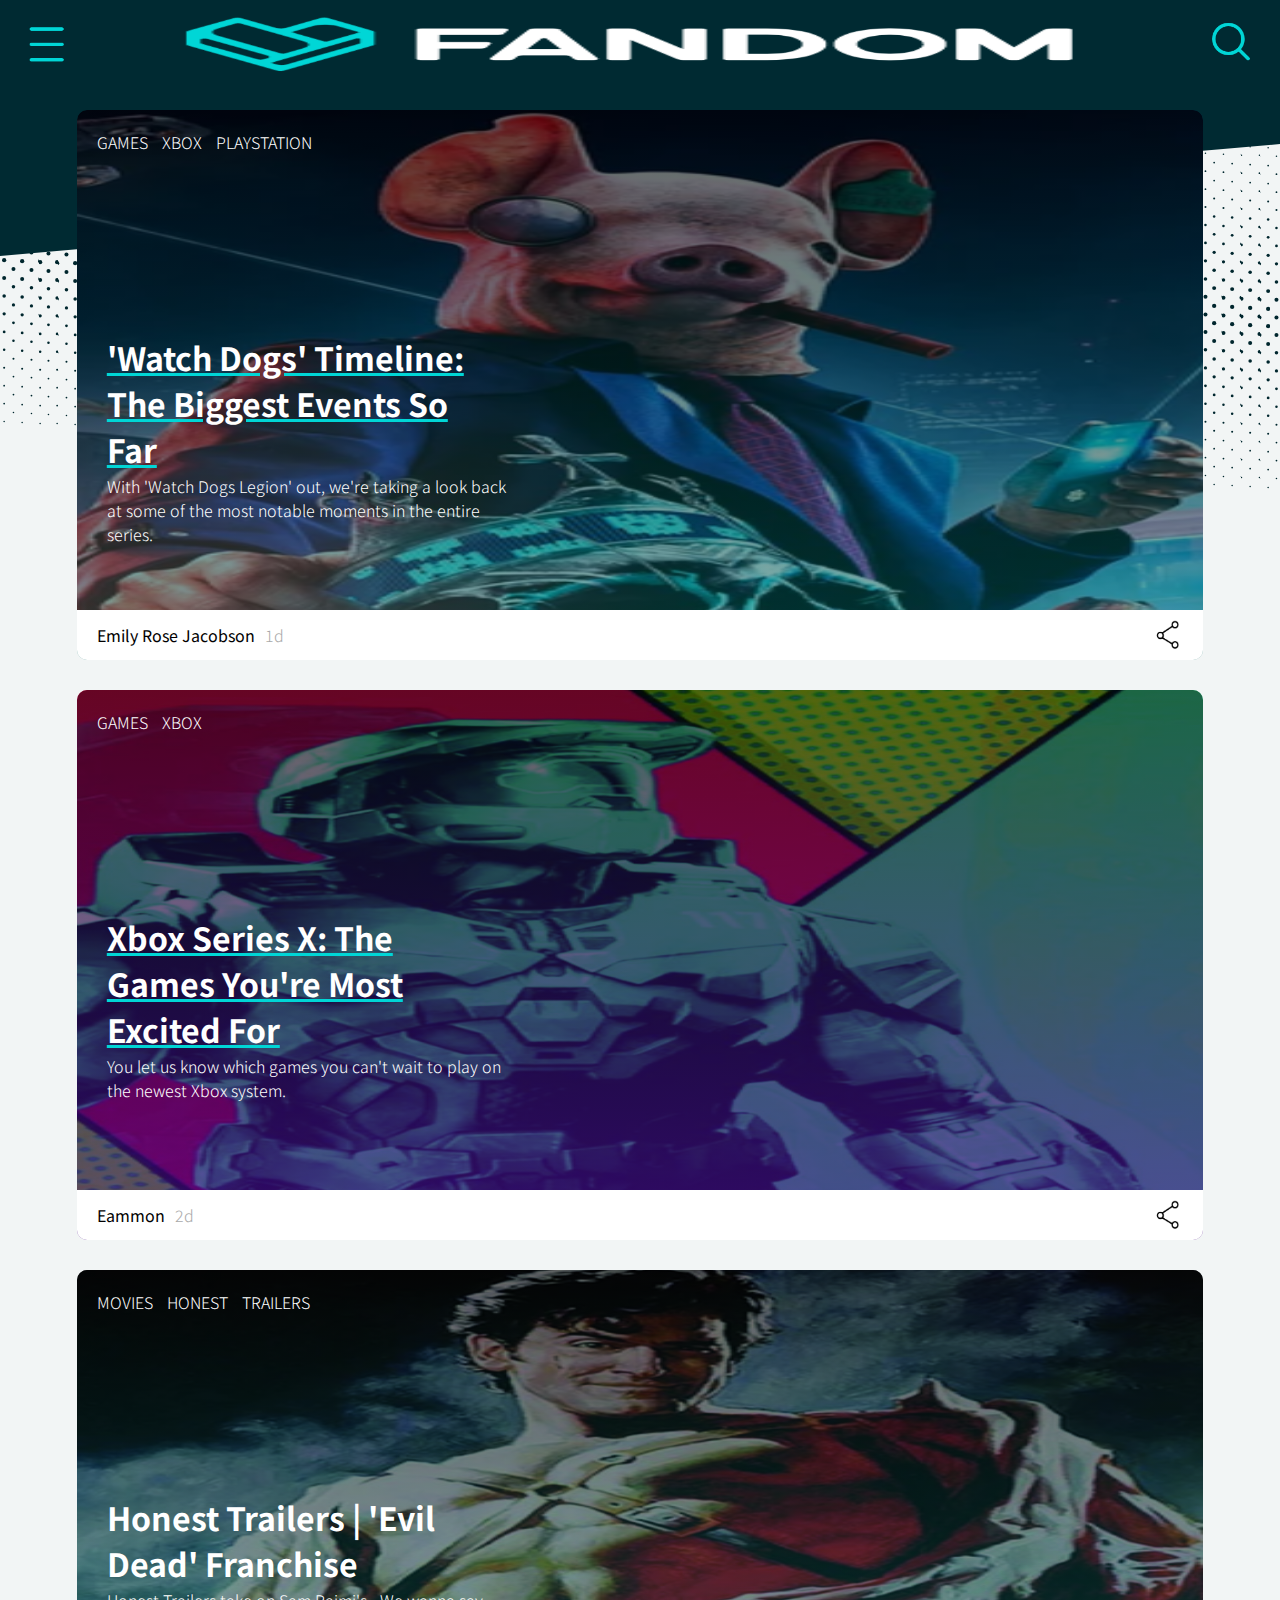
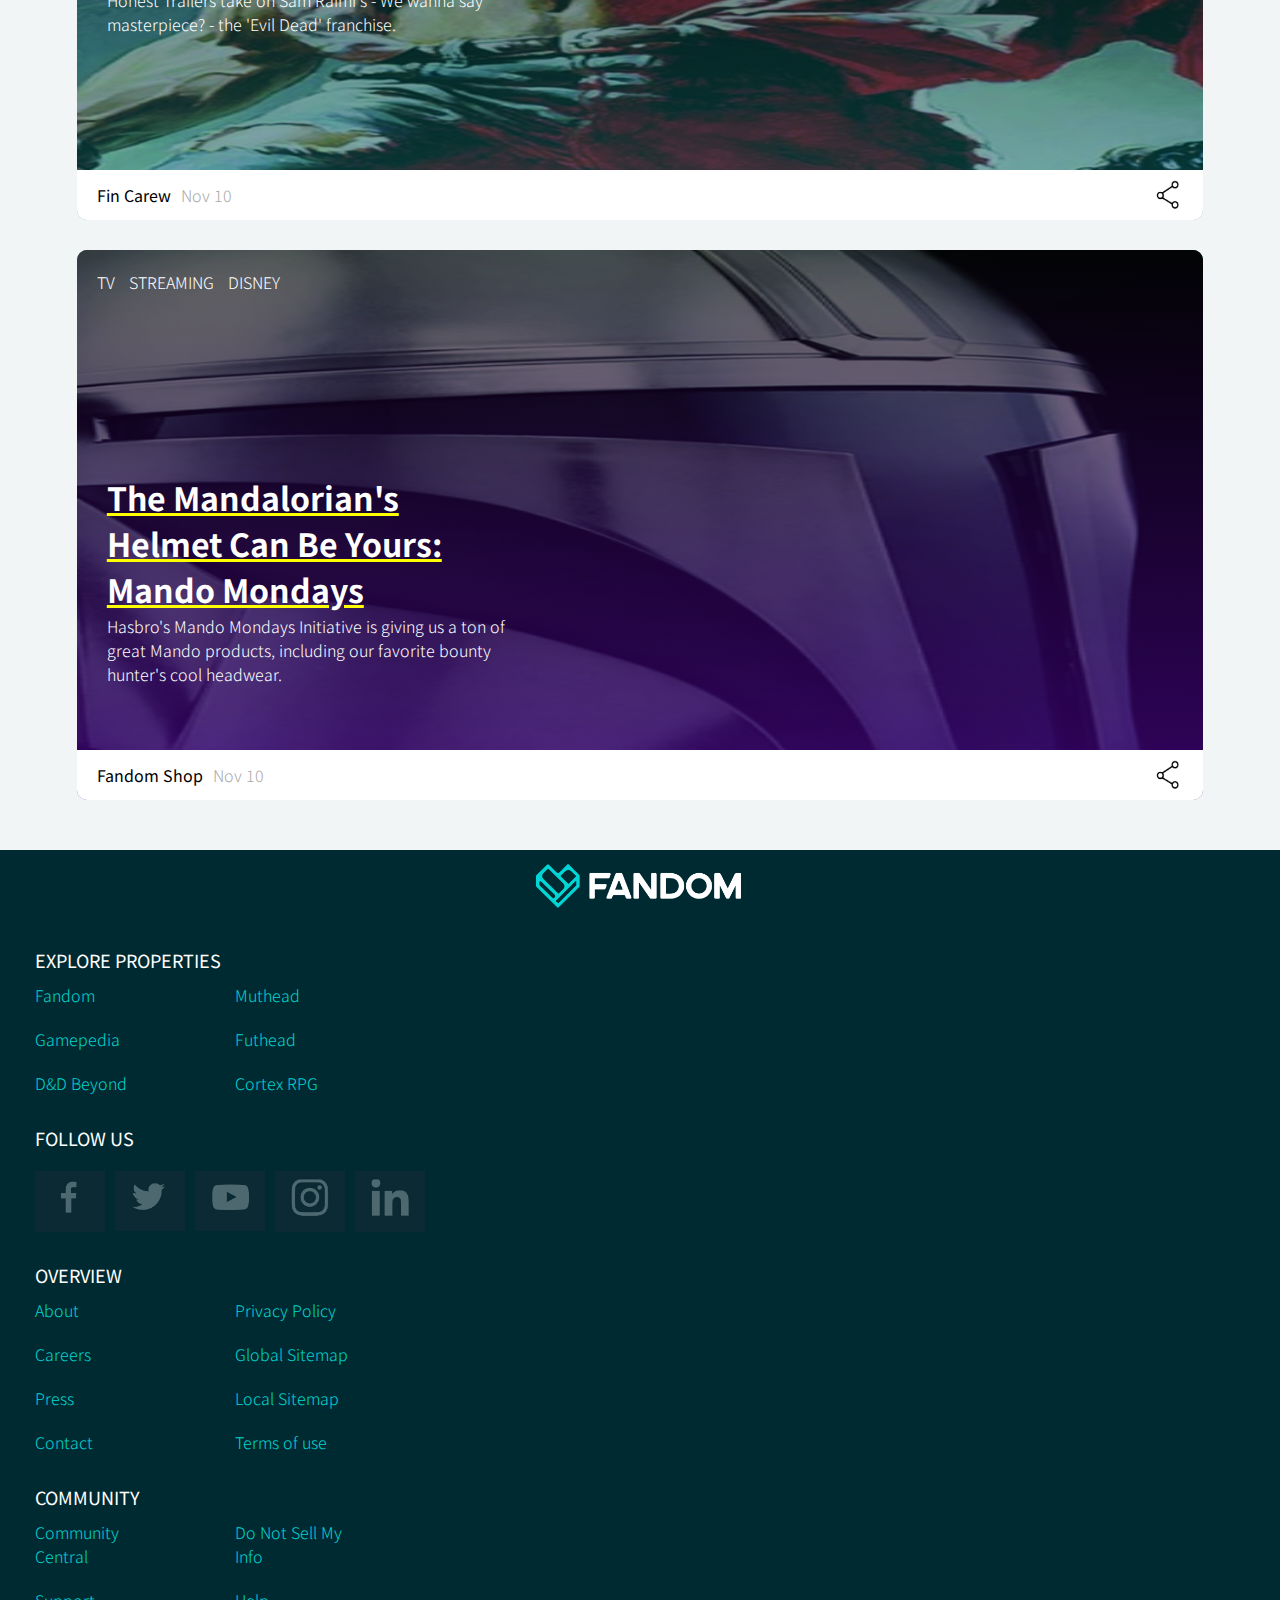
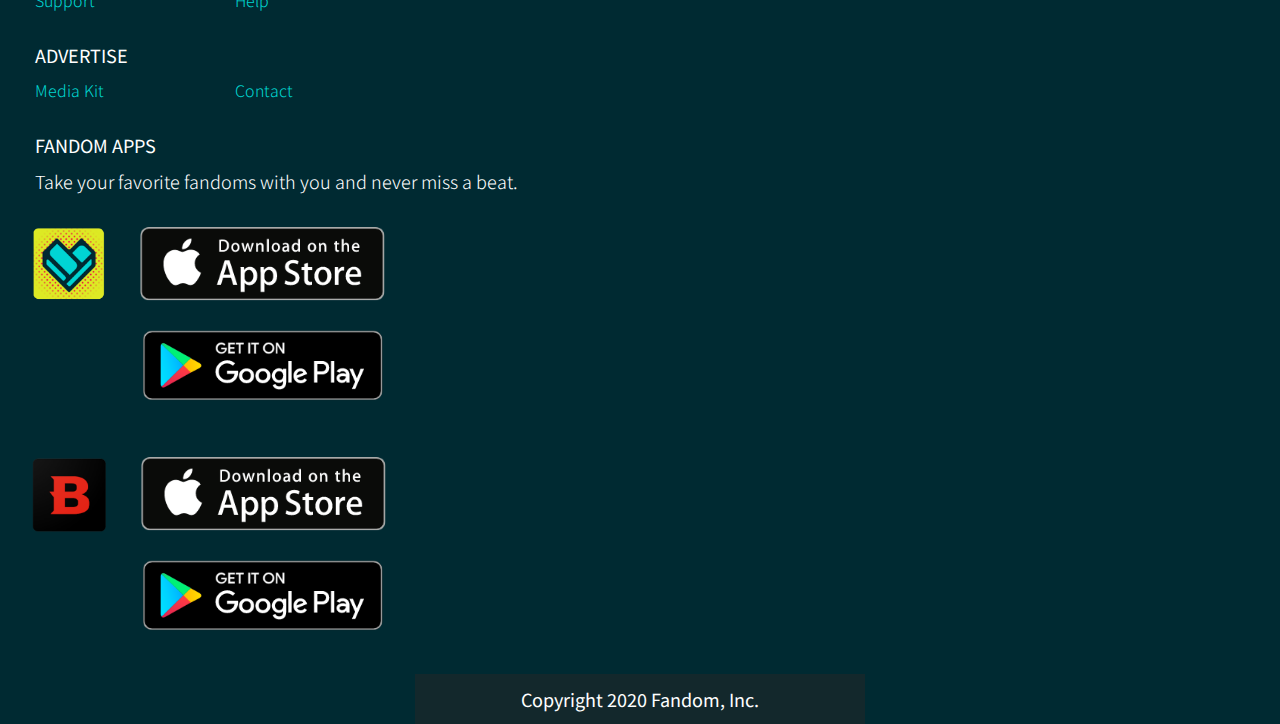
<file: index.html>
<!DOCTYPE html>
<html lang="nl">

<head>
    <meta charset="UTF-8">
    <meta name="author" content="Charlie Jansen">
    <meta name="viewport" content="width=device-width, initial-scale=0.63">
    <link rel="preconnect" href="https://fonts.gstatic.com">
    <link href="https://fonts.googleapis.com/css2?family=Noto+Sans+JP:wght@300;500&display=swap" rel="stylesheet">
    <title>Fandom</title>
    <link href="styles/style.css" rel="stylesheet">
</head>

<body>

<!--Begin van de header-->

<header>

<!--Het hamburgermenu-->

    <nav>
        <button>
            <img src="images/hamburgermenu.png"  alt="Een hamburgermenu om te navigeren">
        </button>
        <ul>
            <li><a href="articleinfo.html">GAMES</a></li>
            <li><a href="articleinfo.html">MOVIES</a></li>
            <li><a href="articleinfo.html">TV</a></li>
            <li><a href="articleinfo.html">VIDEO</a></li>
            <li><a href="articleinfo.html">WIKIS</a></li>
        </ul>
    </nav>

<!--Het logo van Fandom-->

    <a href="index.html">
        <img class="linktohome" src="images/fandomlogo.png"  alt="Het logo van Fandom dat tegelijkertijd ook functioneert als knop om naar het thuisscherm te gaan">
    </a>

<!--De knop met vergrootglas en de zoekbalk-->

    <button>
        <img class="search" src="images/zoekicoontje.png"  alt="Een vergrootglas voor de zoekfunctie">
    </button>
    <section class="inputfield"><input type="search" placeholder="Search Fandom" /></section>

</header>

<!--Einde van de header-->
<!--Begin van de main-->

<main>

<!--De achtergrondafbeelding-->

    <section class="backgroundimage"></section>
    <section class="backgroundblocks"></section>

<!--Het Social Media venster-->

<!--Het eerste artikel-->

    <article class="articlegreen">
        <section class="textinarticle">
            <p class="upperarticletext">GAMES XBOX PLAYSTATION</p>
            <img class="articleimage" src="images/defwatchdogsimage.png" alt="Een afbeelding van het onderwerp dat besproken wordt in dit artikel. In dit geval: Watch Dogs Legion" />
            <a href="articleinfo.html" class="articlelink">
                <h1 class="textinarticleblueunderline">'Watch Dogs' Timeline: The Biggest Events So Far</h1>
            </a>
            <p class="textinarticle">With 'Watch Dogs Legion' out, we're taking a look back at some of the most notable moments in the entire series.</p>
        </section>
        <section class="lowerarticletext">
            <a href="articleinfo.html">Emily Rose Jacobson</a>
            <p class="daypostedposition">1d</p>
            <button><img class="sharebutton" src="images/shareicoontje.png" alt="Een share icoontje zodat de gebruiker dit artikel met anderen kan delen" /></button>
        </section>
    </article>

<!--Het tweede artikel-->

    <article class="articlepurple">
        <section class="textinarticle">
            <p class="upperarticletext">GAMES XBOX</p>
            <img class="articleimage" src="images/tweedeartikel.jpg" alt="Een afbeelding van het onderwerp dat besproken wordt in dit artikel. In dit geval: Xbox exclusives" />
            <a href="articleinfo.html" class="articlelink">
                <h1 class="textinarticleblueunderline">Xbox Series X: The Games You're Most Excited For</h1>
            </a>
            <p class="textinarticle">You let us know which games you can't wait to play on the newest Xbox system.</p>
        </section>
        <section class="lowerarticletext">
            <a href="articleinfo.html">Eammon</a>
            <p class="daypostedposition">2d</p>
            <button><img class="sharebutton" src="images/shareicoontje.png" alt="Een share icoontje zodat de gebruiker dit artikel met anderen kan delen" /></button>
        </section>
    </article>

<!--Het derde artikel-->

    <article class="articlegreen">
        <section class="textinarticle">
            <p class="upperarticletext">MOVIES HONEST TRAILERS</p>
            <img class="articleimage" src="images/derdeartikel.jpg" alt="Een afbeelding van het onderwerp dat besproken wordt in dit artikel. In dit geval: The Evil Dead" />
            <a href="articleinfo.html" class="articlelink">
                <h1 class="textinarticlenounderline">Honest Trailers | 'Evil Dead' Franchise</h1>
            </a>
            <p class="textinarticle">Honest Trailers take on Sam Raimi's - We wanna say masterpiece? - the 'Evil Dead' franchise.</p>
        </section>
        <section class="lowerarticletext">
            <a href="articleinfo.html">Fin Carew</a>
            <p class="daypostedposition">Nov 10</p>
            <button><img class="sharebutton" src="images/shareicoontje.png" alt="Een share icoontje zodat de gebruiker dit artikel met anderen kan delen" /></button>
        </section>
    </article>

<!--Het vierde artikel-->

    <article class="articlepurple">
        <section class="textinarticle">
            <p class="upperarticletext">TV STREAMING DISNEY</p>
            <img class="articleimage" src="images/vierdeartikel.jpg" alt="Een afbeelding van het onderwerp dat besproken wordt in dit artikel. In dit geval: The Mandolorian" />
            <a href="articleinfo.html" class="articlelink">
                <h1 class="textinarticleyellowunderline">The Mandalorian's Helmet Can Be Yours: Mando Mondays</h1>
            </a>
            <p class="textinarticle">Hasbro's Mando Mondays Initiative is giving us a ton of great Mando products, including our favorite bounty hunter's cool headwear.</p>
        </section>
        <section class="lowerarticletext">
            <a href="articleinfo.html">Fandom Shop</a>
            <p class="daypostedposition">Nov 10</p>
            <button><img class="sharebutton" src="images/shareicoontje.png" alt="Een share icoontje zodat de gebruiker dit artikel met anderen kan delen" /></button>
        </section>
    </article>

</main>

<!--Einde van de main-->
<!--Begin van de footer-->

<footer>

<!--Het Fandom logo in de footer-->

    <a href="index.html">
    <img src="images/fandomlogo.png" alt="Een afbeelding die tegelijkertijd dient als knop om terug te gaan naar de thuispagina" />
    </a>

<!--Verschillende links in de footer-->

    <p>EXPLORE PROPERTIES</p>
    <ul>
        <li><a href="articleinfo.html">Fandom</a></li>
        <li><a href="articleinfo.html">Muthead</a></li>
        <li><a href="articleinfo.html">Gamepedia</a></li>
        <li><a href="articleinfo.html">Futhead</a></li>
        <li><a href="articleinfo.html">D&D Beyond</a></li>
        <li><a href="articleinfo.html">Cortex RPG</a></li>
    </ul>

    <p>FOLLOW US</p>
    <ul class="SocialMedia">
        <li><a href="articleinfo.html"><img src="images/FooterSocialMedia1.jpg" alt="Een icoontje van Facebook dat doorlinkt naar de social media van Fandom" /></a></li>
        <li><a href="articleinfo.html"><img src="images/FooterSocialMedia2.jpg" alt="Een icoontje van Twitter dat doorlinkt naar de social media van Fandom" /></a></li>
        <li><a href="articleinfo.html"><img src="images/FooterSocialMedia3.jpg" alt="Een icoontje van Youtube dat doorlinkt naar de social media van Fandom" /></a></li>
        <li><a href="articleinfo.html"><img src="images/FooterSocialMedia4.jpg" alt="Een icoontje van Instagram dat doorlinkt naar de social media van Fandom" /></a></li>
        <li><a href="articleinfo.html"><img src="images/FooterSocialMedia5.jpg" alt="Een icoontje van Linkedin dat doorlinkt naar de social media van Fandom" /></a></li>
    </ul>

    <p>OVERVIEW</p>
    <ul>
        <li><a href="articleinfo.html">About</a></li>
        <li><a href="articleinfo.html">Privacy Policy</a></li>
        <li><a href="articleinfo.html">Careers</a></li>
        <li><a href="articleinfo.html">Global Sitemap</a></li>
        <li><a href="articleinfo.html">Press</a></li>
        <li><a href="articleinfo.html">Local Sitemap</a></li>
        <li><a href="articleinfo.html">Contact</a></li>
        <li><a href="articleinfo.html">Terms of use</a></li>
    </ul>

    <p>COMMUNITY</p>
    <ul>
        <li><a href="articleinfo.html">Community Central</a></li>
        <li><a href="articleinfo.html">Do Not Sell My Info</a></li>
        <li><a href="articleinfo.html">Support</a></li>
        <li><a href="articleinfo.html">Help</a></li>
    </ul>

    <p>ADVERTISE</p>
    <ul>
        <li><a href="articleinfo.html">Media Kit</a></li>
        <li><a href="articleinfo.html">Contact</a></li>
    </ul>

<!--De icoontjes die doorlinken naar de app en play store-->

    <p>FANDOM APPS</p>
    <p>Take your favorite fandoms with you and never miss a beat.</p>

    <article class="appadvert">
        <img class="appadvert" src="images/AppLogo1.png" alt="Een logo van de app ter verduidelijking." />
        <a href="articleinfo.html"><img src="images/AppStore.png" alt="Een link om naar de Apple App store te gaan." /></a>
        <a href="articleinfo.html"><img src="images/PlayStore.png" alt="Een link om naar de Android Play store te gaan." /></a>
    </article>

    <article class="appadvert">
        <img class="appadvert" src="images/AppLogo2.png" alt="Een logo van de app ter verduidelijking" />
        <a href="articleinfo.html"><img src="images/AppStore.png" alt="Een link om naar de Apple App store te gaan." /></a>
        <a href="articleinfo.html"><img src="images/PlayStore.png" alt="Een link om naar de Android Play store te gaan." /></a>
    </article>

    <p>Copyright 2020 Fandom, Inc.</p>


</footer>

<!--Einde van de footer-->

<script src="scripts/script.js"></script>

</body>

</html>
</file>
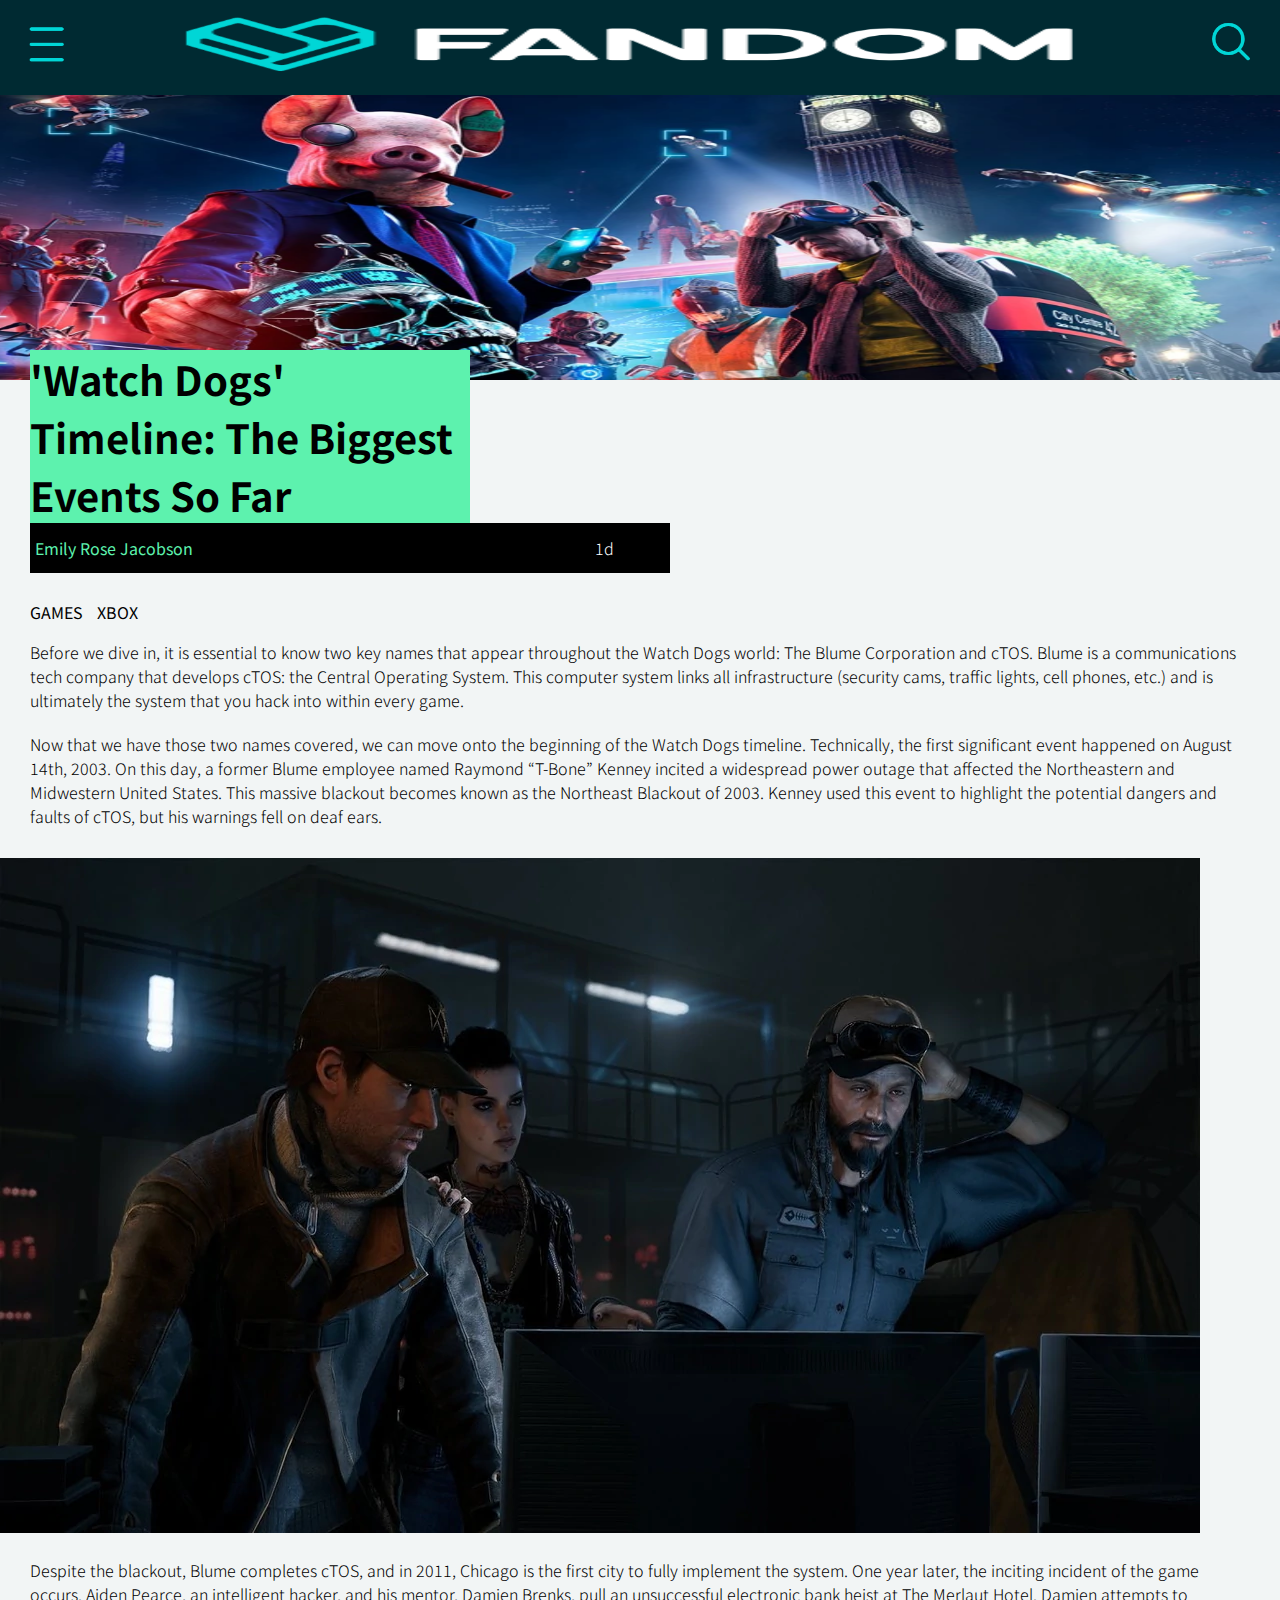
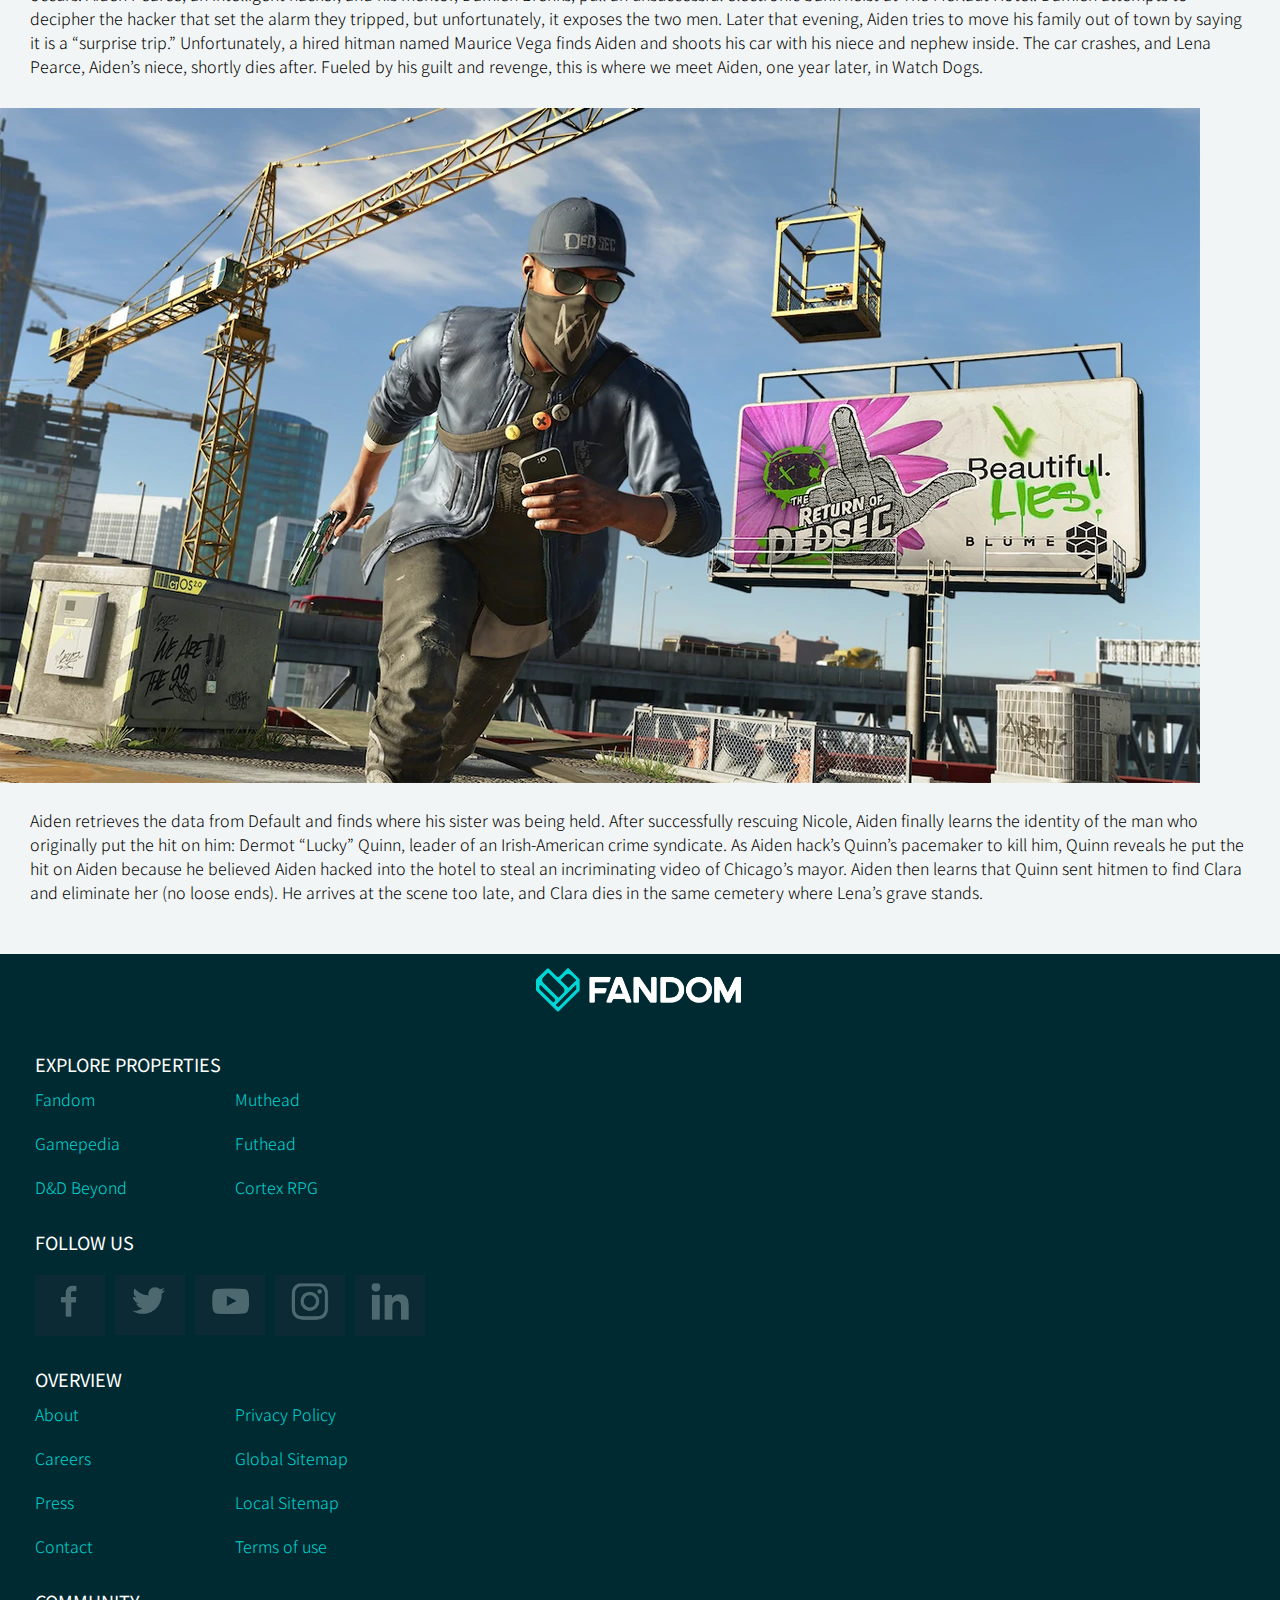
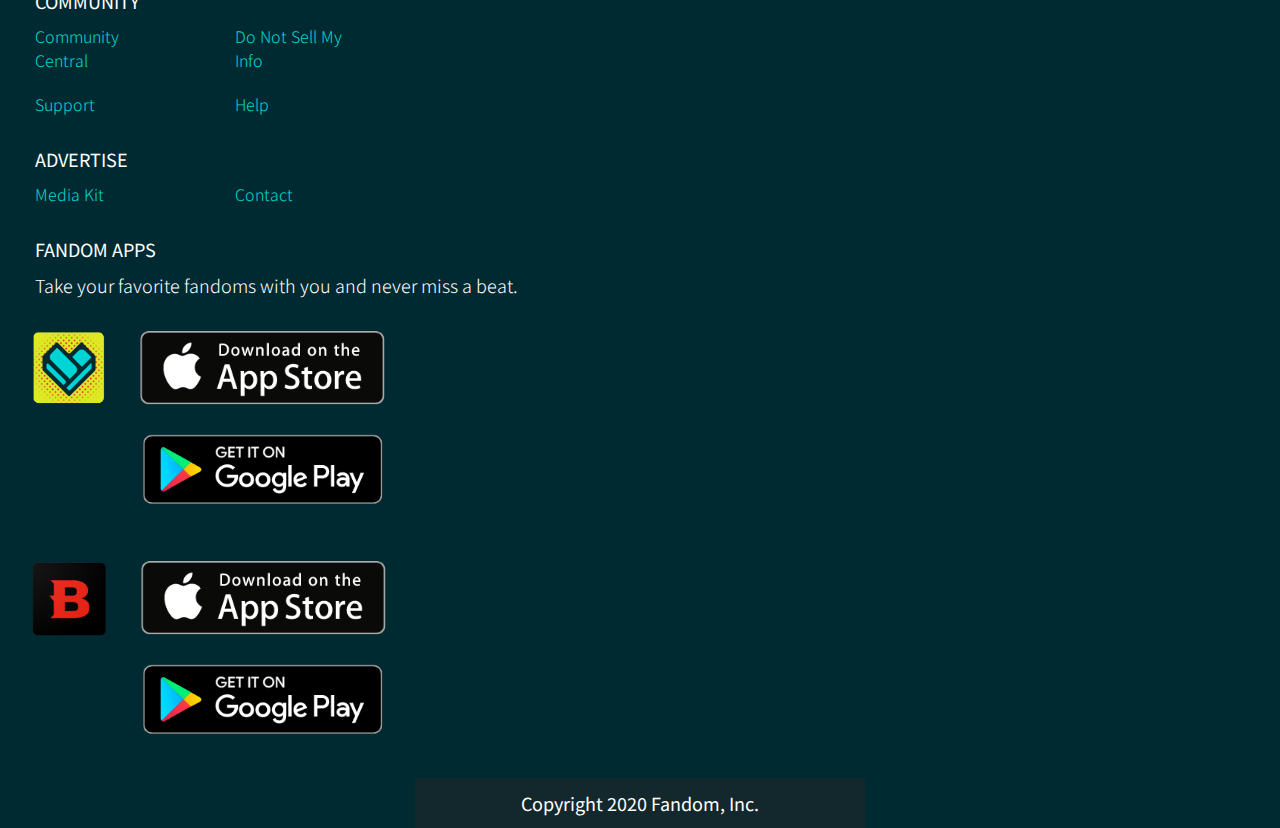
<file: articleinfo.html>
<!DOCTYPE html>
<html lang="nl">

<head>
    <meta charset="UTF-8">
    <meta name="author" content="Charlie Jansen">
    <meta name="viewport" content="width=device-width, initial-scale=0.63">
    <link rel="preconnect" href="https://fonts.gstatic.com">
    <link href="https://fonts.googleapis.com/css2?family=Noto+Sans+JP:wght@300;500&display=swap" rel="stylesheet">
    <title>Watch Dogs Timeline</title>
    <link href="styles/style.css" rel="stylesheet">
</head>
<body>

<!--Begin van de header-->

<header>

<!--Het hamburgermenu-->

    <nav>
        <button>
            <img src="images/hamburgermenu.png"  alt="Een hamburgermenu om te navigeren">
        </button>
        <ul>
            <li><a href="index.html">GAMES</a></li>
            <li><a href="index.html">MOVIES</a></li>
            <li><a href="index.html">TV</a></li>
            <li><a href="index.html">VIDEO</a></li>
            <li><a href="index.html">WIKIS</a></li>
        </ul>
    </nav>

<!--Het logo van Fandom-->

    <a href="index.html">
        <img class="linktohome" src="images/fandomlogo.png"  alt="Het logo van Fandom dat tegelijkertijd ook functioneert als knop om naar het thuisscherm te gaan">
    </a>

<!--De knop met vergrootglas en de zoekbalk-->

    <button>
        <img class="search" src="images/zoekicoontje.png"  alt="Een vergrootglas voor de zoekfunctie">
    </button>
    <section class="inputfield"><input type="search" placeholder="Search Fandom" /></section>

</header>

<!--Einde van de header-->
<!--Begin van de main-->

<main class="articleinfo">

<!--De soort metadata van dit artikel, dus de afbeelding, titel, auteur, aantal dagen geleden gepost en onderwerpen-->

    <article>
        <img src="images/watchdogsimage.png" alt="Een afbeelding van het onderwerp dat besproken wordt in dit artikel. In dit geval: Watch Dogs Legion"/>
        <h1>'Watch Dogs' Timeline: The Biggest Events So Far</h1>
        <section>
            <p>Emily Rose Jacobson</p>
            <p>1d</p>
        </section>
        <p>GAMES XBOX</p>
    </article>

<!--Begin van de tekst van het artikel-->

    <article>
        <section>
            <p>Before we dive in, it is essential to know two key names that appear throughout the Watch Dogs world: The Blume Corporation and cTOS. Blume is a communications tech company that develops cTOS: the Central Operating System. This computer system links all infrastructure (security cams, traffic lights, cell phones, etc.) and is ultimately the system that you hack into within every game.</p>
        </section>

        <section>
            <p>Now that we have those two names covered, we can move onto the beginning of the Watch Dogs timeline. Technically, the first significant event happened on August 14th, 2003. On this day, a former Blume employee named Raymond “T-Bone” Kenney incited a widespread power outage that affected the Northeastern and Midwestern United States. This massive blackout becomes known as the Northeast Blackout of 2003. Kenney used this event to highlight the potential dangers and faults of cTOS, but his warnings fell on deaf ears.</p>
        </section>

        <section>
            <img src="images/articleinfoafbeelding1.webp" alt="Aiden die samen met andere karakters naar een computerscherm staart" />
        </section>

        <section>
            <p>Despite the blackout, Blume completes cTOS, and in 2011, Chicago is the first city to fully implement the system. One year later, the inciting incident of the game occurs. Aiden Pearce, an intelligent hacker, and his mentor, Damien Brenks, pull an unsuccessful electronic bank heist at The Merlaut Hotel. Damien attempts to decipher the hacker that set the alarm they tripped, but unfortunately, it exposes the two men. Later that evening, Aiden tries to move his family out of town by saying it is a “surprise trip.” Unfortunately, a hired hitman named Maurice Vega finds Aiden and shoots his car with his niece and nephew inside. The car crashes, and Lena Pearce, Aiden’s niece, shortly dies after. Fueled by his guilt and revenge, this is where we meet Aiden, one year later, in Watch Dogs.</p>
        </section>

        <section>
            <img src="images/articleinfoafbeelding2.webp" alt="Marcus die over de daken van Californië rent" />
        </section>

        <section>
            <p>Aiden retrieves the data from Default and finds where his sister was being held. After successfully rescuing Nicole, Aiden finally learns the identity of the man who originally put the hit on him: Dermot “Lucky” Quinn, leader of an Irish-American crime syndicate. As Aiden hack’s Quinn’s pacemaker to kill him, Quinn reveals he put the hit on Aiden because he believed Aiden hacked into the hotel to steal an incriminating video of Chicago’s mayor. Aiden then learns that Quinn sent hitmen to find Clara and eliminate her (no loose ends). He arrives at the scene too late, and Clara dies in the same cemetery where Lena’s grave stands.</p>
        </section>
    </article>

</main>

<!--Einde van de main-->
<!--Begin van de footer-->

<footer>

<!--Het Fandom logo in de footer-->

    <a href="index.html">
    <img src="images/fandomlogo.png" alt="Een image die tegelijkertijd dient als knop om terug te gaan naar de thuispagina" />
    </a>

<!--Verschillende links in de footer-->

    <p>EXPLORE PROPERTIES</p>
    <ul>
        <li><a href="index.html">Fandom</a></li>
        <li><a href="index.html">Muthead</a></li>
        <li><a href="index.html">Gamepedia</a></li>
        <li><a href="index.html">Futhead</a></li>
        <li><a href="index.html">D&D Beyond</a></li>
        <li><a href="index.html">Cortex RPG</a></li>
    </ul>

    <p>FOLLOW US</p>
    <ul class="SocialMedia">
        <li><a href="index.html"><img src="images/FooterSocialMedia1.jpg" alt="Een icoontje van Facebook dat doorlinkt naar de social media van Fandom" /></a></li>
        <li><a href="index.html"><img src="images/FooterSocialMedia2.jpg" alt="Een icoontje van Twitter dat doorlinkt naar de social media van Fandom" /></a></li>
        <li><a href="index.html"><img src="images/FooterSocialMedia3.jpg" alt="Een icoontje van Youtube dat doorlinkt naar de social media van Fandom" /></a></li>
        <li><a href="index.html"><img src="images/FooterSocialMedia4.jpg" alt="Een icoontje van Instagram dat doorlinkt naar de social media van Fandom" /></a></li>
        <li><a href="index.html"><img src="images/FooterSocialMedia5.jpg" alt="Een icoontje van Linkedin dat doorlinkt naar de social media van Fandom" /></a></li>
    </ul>


    <p>OVERVIEW</p>
    <ul>
        <li><a href="index.html">About</a></li>
        <li><a href="index.html">Privacy Policy</a></li>
        <li><a href="index.html">Careers</a></li>
        <li><a href="index.html">Global Sitemap</a></li>
        <li><a href="index.html">Press</a></li>
        <li><a href="index.html">Local Sitemap</a></li>
        <li><a href="index.html">Contact</a></li>
        <li><a href="index.html">Terms of use</a></li>
    </ul>

    <p>COMMUNITY</p>
    <ul>
        <li><a href="index.html">Community Central</a></li>
        <li><a href="index.html">Do Not Sell My Info</a></li>
        <li><a href="index.html">Support</a></li>
        <li><a href="index.html">Help</a></li>
    </ul>

    <p>ADVERTISE</p>
    <ul>
        <li><a href="index.html">Media Kit</a></li>
        <li><a href="index.html">Contact</a></li>
    </ul>

<!--De icoontjes die doorlinken naar de app en play store-->

    <p>FANDOM APPS</p>
    <p>Take your favorite fandoms with you and never miss a beat.</p>

    <article class="appadvert">
        <img class="appadvert" src="images/AppLogo1.png" alt="Een logo van de app ter verduidelijking." />
        <a href="index.html"><img src="images/AppStore.png" alt="Een link om naar de Apple App store te gaan." /></a>
        <a href="index.html"><img src="images/PlayStore.png" alt="Een link om naar de Android Play store te gaan." /></a>
    </article>

    <article class="appadvert">
        <img class="appadvert" src="images/AppLogo2.png" alt="Een logo van de app ter verduidelijking" />
        <a href="index.html"><img src="images/AppStore.png" alt="Een link om naar de Apple App store te gaan." /></a>
        <a href="index.html"><img src="images/PlayStore.png" alt="Een link om naar de Android Play store te gaan." /></a>
    </article>

    <p>Copyright 2020 Fandom, Inc.</p>

</footer>

<!--Einde van de footer-->

<script src="scripts/script.js"></script>
</body>

</html>
</file>
<file: styles/style.css>
/* CSS Document */
*, *::after, *::before {
  box-sizing:border-box;
  margin: 0;
  padding: 0;
}
/*Algemene styling voor de header, body en footer*/

header{
    background-color: #002A32;
    font-family: 'Noto Sans JP', sans-serif;
    display: flex;
    width: 100%;
    height: 80px;
    justify-content: space-between;
    position: sticky;
    top: 0;
    z-index: 100;
}

body{
    font-family: 'Noto Sans JP', sans-serif;
    background-color: #F2F5F5;
}

main.articleinfo{
    font-family: 'Noto Sans JP', sans-serif;
    background-color: #F2F5F5;
}

footer{
    font-family: 'Noto Sans JP', sans-serif;
    background-color: #002A32;
    color: white;
    width: 100%;
    margin-top: 50px;
}

/* de button met het hamburgermenu */

button{
    color: #002A32;
    z-index: 2;
    border-style: none;
    -webkit-appearance:none;
}

button img{
    display: flex;
    max-width: 95px;
    max-height: 95px;
    cursor: url('/images/PizzaCursor.png'), auto;
}

nav ul{
    z-index: 2;
    background-color: #002A32;
    list-style:none;
    position: fixed;
    width: 100%;
    height: 100%;
    top: 80px;
    left: 0;
    font-size: 23px;
    color: #00D6D6;
    transform: translatex(-100%);
    transition: 1s;
}

nav li{
    margin-left: 20px;
    margin-top: 20px;
    border-bottom-style: solid;
    border-bottom-color: white;
    padding-bottom: 5px;
    width: 80px;
    border-bottom-width: 5px;
}

.toonMenu {
  transform: translatex(0);
  transition: 1s;
}

header ul li a{
    color: #00D6D6;
    text-decoration: none;
}

header ul li a:visited{
    color: #00D6D6;
    text-decoration: none;
}

header ul li a:hover{
    color: #00D6D6;
    text-decoration: none;
    cursor: url('/images/PizzaCursor.png'), auto;
}

/* Rest van Header images */

img.linktohome{
    display: flex;
    width: 100vw;
    max-width: 100%;
    justify-content: center;
    height: 95px;
    max-height: 95px;
    cursor: url('/images/PizzaCursor.png'), auto;
    background-color: #002A32;
}

button img.search{
    background-color: #002A32;
    border: none;
    max-width: 280px;
    max-height: 95px;
    cursor: url('/images/PizzaCursor.png'), auto;
    -webkit-appearance: none;
    color: transparent;
}

/* Het zoekbalkje van de header */

section.inputfield{
    display: flex;
    width: 100%;
    height: 95px;
    background-color: black;
    top: 0;
    left: 0;
    position: absolute;
    justify-content: center;
    align-items: center;
    transition: 0.5s;
    z-index: -1;
}

input{
    display: flex;
    background-color: black;
    border-style: none;
    border-bottom-style: solid;
    border-bottom-color: aqua;
    width: 80%;
    position: absolute;
    height: 30px;
    color: white;
    font-size: 1em;
    font-weight: 800;
}

.toonInput {
  transform: translateY(100%);
  transition: 0.5s;
  z-index: 1;
  animation-name: inputField;
}

/* Einde styling van header */

/* Begin styling van body thuisscherm */

section.backgroundimage{
    width: 100%;
    height: 200px;
    background-color: #002A32;
    position: absolute;
    top: 0;
    left: 0;
    transform: skewY(-5deg);
    z-index: -1;
}

section.backgroundblocks{
    position: absolute;
    height: 350px;
    width: 100%;
    transform: skewY(3deg);
    background-image: url(data:image/svg+xml;charset=utf-8,%3Csvg%20xmlns%3D%22http%3A%2F%2Fwww.w3.org%2F2000%2Fsvg%22%20fill%3D%22%2300262d%22%20viewBox%3D%220%200%2014.3%20281%22%3E%3Ccircle%20cx%3D%223.3%22%20cy%3D%22133.2%22%20r%3D%221.7%22%2F%3E%3Ccircle%20cx%3D%223.3%22%20cy%3D%22147.1%22%20r%3D%221.7%22%2F%3E%3Ccircle%20cx%3D%223.3%22%20cy%3D%22161.4%22%20r%3D%221.6%22%2F%3E%3Ccircle%20cx%3D%223.3%22%20cy%3D%22175.8%22%20r%3D%221.4%22%2F%3E%3Ccircle%20cx%3D%223.3%22%20cy%3D%22190.2%22%20r%3D%221.3%22%2F%3E%3Ccircle%20cx%3D%223.3%22%20cy%3D%22204.7%22%20r%3D%221.1%22%2F%3E%3Ccircle%20cx%3D%223.3%22%20cy%3D%22219%22%20r%3D%221%22%2F%3E%3Ccircle%20cx%3D%223.3%22%20cy%3D%22233.5%22%20r%3D%22.8%22%2F%3E%3Ccircle%20cx%3D%223.3%22%20cy%3D%22247.9%22%20r%3D%22.7%22%2F%3E%3Ccircle%20cx%3D%223.3%22%20cy%3D%22262.3%22%20r%3D%22.7%22%2F%3E%3Ccircle%20cx%3D%223.3%22%20cy%3D%22276.6%22%20r%3D%22.6%22%2F%3E%3Cg%3E%3Ccircle%20cx%3D%223.3%22%20cy%3D%22118.9%22%20r%3D%221.6%22%2F%3E%3Ccircle%20cx%3D%223.3%22%20cy%3D%22104.5%22%20r%3D%221.4%22%2F%3E%3Ccircle%20cx%3D%223.3%22%20cy%3D%2290.1%22%20r%3D%221.3%22%2F%3E%3Ccircle%20cx%3D%223.3%22%20cy%3D%2275.7%22%20r%3D%221.1%22%2F%3E%3Ccircle%20cx%3D%223.3%22%20cy%3D%2261.3%22%20r%3D%221%22%2F%3E%3Ccircle%20cx%3D%223.3%22%20cy%3D%2246.9%22%20r%3D%22.8%22%2F%3E%3Ccircle%20cx%3D%223.3%22%20cy%3D%2232.5%22%20r%3D%22.7%22%2F%3E%3Ccircle%20cx%3D%223.3%22%20cy%3D%2218%22%20r%3D%22.7%22%2F%3E%3Ccircle%20cx%3D%223.3%22%20cy%3D%223.7%22%20r%3D%22.6%22%2F%3E%3C%2Fg%3E%3Cg%3E%3Ccircle%20cx%3D%2210.7%22%20cy%3D%22125.8%22%20r%3D%221.6%22%2F%3E%3Ccircle%20cx%3D%2210.7%22%20cy%3D%22111.5%22%20r%3D%221.4%22%2F%3E%3Ccircle%20cx%3D%2210.7%22%20cy%3D%2297%22%20r%3D%221.3%22%2F%3E%3Ccircle%20cx%3D%2210.7%22%20cy%3D%2282.6%22%20r%3D%221.1%22%2F%3E%3Ccircle%20cx%3D%2210.7%22%20cy%3D%2268.2%22%20r%3D%221%22%2F%3E%3Ccircle%20cx%3D%2210.7%22%20cy%3D%2253.8%22%20r%3D%22.8%22%2F%3E%3Ccircle%20cx%3D%2210.7%22%20cy%3D%2239.4%22%20r%3D%22.7%22%2F%3E%3Ccircle%20cx%3D%2210.7%22%20cy%3D%2224.9%22%20r%3D%22.7%22%2F%3E%3Ccircle%20cx%3D%2210.7%22%20cy%3D%2210.6%22%20r%3D%22.6%22%2F%3E%3C%2Fg%3E%3Cg%3E%3Ccircle%20cx%3D%2210.7%22%20cy%3D%22154.2%22%20r%3D%221.6%22%2F%3E%3Ccircle%20cx%3D%2210.7%22%20cy%3D%22140.1%22%20r%3D%221.6%22%2F%3E%3Ccircle%20cx%3D%2210.7%22%20cy%3D%22168.5%22%20r%3D%221.4%22%2F%3E%3Ccircle%20cx%3D%2210.7%22%20cy%3D%22183%22%20r%3D%221.3%22%2F%3E%3Ccircle%20cx%3D%2210.7%22%20cy%3D%22197.4%22%20r%3D%221.1%22%2F%3E%3Ccircle%20cx%3D%2210.7%22%20cy%3D%22211.8%22%20r%3D%221%22%2F%3E%3Ccircle%20cx%3D%2210.7%22%20cy%3D%22226.2%22%20r%3D%22.8%22%2F%3E%3Ccircle%20cx%3D%2210.7%22%20cy%3D%22240.6%22%20r%3D%22.7%22%2F%3E%3Ccircle%20cx%3D%2210.7%22%20cy%3D%22255.1%22%20r%3D%22.7%22%2F%3E%3Ccircle%20cx%3D%2210.7%22%20cy%3D%22269.4%22%20r%3D%22.6%22%2F%3E%3C%2Fg%3E%3C%2Fsvg%3E);
    z-index: -2;
}

article.articlegreen{
    display: flex;
    flex-wrap: wrap;
    position: relative;
    width: 88vw;
    height: 550px;
    margin: 30px auto 15px auto;
    border-radius: 10px;
    background: -webkit-linear-gradient(top, rgba(0,0,0,0.6) 0%,rgba(1, 103, 98, 0.5) 100%);
}

article.articlegreen:hover{
    display: flex;
    flex-wrap: wrap;
    position: relative;
    width: 92vw;
    height: 570px;
    margin: 30px auto 15px auto;
    border-radius: 10px;
    background: -webkit-linear-gradient(top, rgba(0,0,0,0.6) 0%,rgba(1, 103, 98, 0.5) 100%);
    transition: 0.5s;
}

article.articlepurple{
    display: flex;
    flex-wrap: wrap;
    position: relative;
    width: 88vw;
    height: 550px;
    margin: 30px auto 15px auto;
    border-radius: 10px;
    background: -webkit-linear-gradient(top, rgba(0,0,0,0.6) 0%,rgba(70,1,132, 0.7) 100%);
}

article.articlepurple:hover{
    display: flex;
    flex-wrap: wrap;
    position: relative;
    width: 92vw;
    height: 570px;
    margin: 30px auto 15px auto;
    border-radius: 10px;
    background: -webkit-linear-gradient(top, rgba(0,0,0,0.6) 0%,rgba(70,1,132, 0.7) 100%);
    transition: 0.5s;
}

img.articleimage{
    display: flex;
    position: absolute;
    width: 100%;
    height: 95%;
    z-index: -1;
    left: 0;
    top: 0;
    border-top-left-radius: 10px;
    border-top-right-radius: 10px;
    background-image: linear-gradient(0deg, red, #016762);
}

p.upperarticletext{
    display: flex;
    position: relative;
    left: 20px;
    top: 20px;
    font-weight: 300;
    word-spacing: 10px;
}

section.lowerarticletext{
    display: flex;
    position: absolute;
    bottom: 0;
    height: 50px;
    width: 100%;
    background-color: white;
    border-bottom-left-radius: 10px;
    border-bottom-right-radius: 10px;
    align-items: center;
    padding-left: 20px;
}

section.textinarticle{
    color: white;
}

h1.textinarticleblueunderline{
    display: flex;
    flex-wrap: wrap;
    margin: 200px 30px 2px 30px;
    width: 380px;
    text-decoration: underline;
    text-decoration-color: #00D6D6;
    text-decoration-style: solid;
}

h1.textinarticleblueunderline:focus{
    border-color: #00D6D6;
    border-style: solid;
    border-width: 4px;
}

h1.textinarticlenounderline{
    display: flex;
    flex-wrap: wrap;
    margin: 200px 30px 2px 30px;
    width: 380px;
}

h1.textinarticlenounderline:focus{
    border-color: #00D6D6;
    border-style: solid;
    border-width: 4px;
}

h1.textinarticleyellowunderline{
    display: flex;
    flex-wrap: wrap;
    margin: 200px 30px 2px 30px;
    width: 380px;
    text-decoration: underline;
    text-decoration-color: yellow;
    text-decoration-style: solid;
}

h1.textinarticleyellowunderline:focus{
    border-color: #00D6D6;
    border-style: solid;
    border-width: 4px;
}

p.textinarticle{
    display: flex;
    flex-wrap: wrap;
    margin: 0 30px 0 30px;
    width: 400px;
    font-weight: 300;
}

p.daypostedposition{
    margin-left: 10px;
    color: darkgray;
    font-weight: 300;
}

a.articlelink{
    color: white;
    text-decoration: none;
    cursor: url('/images/PizzaCursor.png'), auto;
}

section.lowerarticletext a:first-of-type{
    cursor: url('/images/PizzaCursor.png'), auto;
}

section.lowerarticletext a:first-of-type{
    text-decoration: none;
    color: black;
}

button img.sharebutton{
    display: flex;
    position: absolute;
    bottom: 10px;
    right: 20px;
    width: 30px;
    height: 30px;
}

button img.sharebutton:focus{
    border-color: #00D6D6;
    border-style: solid;
    border-width: 4px;
    text-decoration: none;
}

/* Begin styling van de 2de pagina */

main.articleinfo article:first-of-type{
    display: flex;
    position: relative;
    height: 300px;
    margin-bottom: 260px;
}

main.articleinfo article:first-of-type img:first-of-type{
    display: flex;
    width: 100%;
    max-width: 100%;
}

main.articleinfo article:first-of-type h1{
    position: absolute;
    top: 270px;
    display: flex;
    width: 440px;
    margin-left: 30px;
    font-size: 40px;
    color: black;
    background-color: #5DF2AE;
}

main.articleinfo article:first-of-type section:first-of-type{
    display: flex;
    width: 50vw;
    height: 50px;
    background-color: black;
    position: absolute;
    margin-top: 443px;
    margin-left: 30px;
    align-items: center;
    justify-content: space-around;
    color: white;
    transform: rotate(0);
    transition: 2s;
}

main.articleinfo article:first-of-type section:first-of-type p:first-of-type{
    color: #5DF2AE;
    width: 110vw;
    padding-left: 5px;
}

main.articleinfo article:first-of-type section:first-of-type:hover{
    display: flex;
    width: 50vw;
    height: 50px;
    background-color: midnightblue;
    position: absolute;
    margin-top: 443px;
    margin-left: 30px;
    align-items: center;
    justify-content: space-around;
    color: white;
    transform: rotate(360deg);
    transition: 2s;
}

main.articleinfo article:first-of-type section:first-of-type p:last-of-type{
    position: relative;
    text-align: right;
    font-weight: 300;
    margin-top: 0;
    color: white;
}
main.articleinfo article:first-of-type p:last-of-type{
    display: flex;
    width: 200px;
    position: absolute;
    color: black;
    margin-left: 30px;
    margin-top: 520px;
    word-spacing: 10px;
}

main.articleinfo section img{
    max-width: 100%;
    margin-top: 10px;
}

main.articleinfo article:last-of-type section p{
    font-family: 'Noto Sans JP', sans-serif;
    margin: 20px 30px 20px 30px;
    font-size: 1em;
    font-weight: 300;
}

/* Vormgeving van Footer */

footer a:first-of-type img{
    display: flex;
    justify-content: center;
    margin-left: auto;
    margin-right: auto;
    background-color: #002A32;
    width: 250px;
    cursor: url('/images/PizzaCursor.png'), auto;
}

footer img:first-of-type{
    display: flex;
    max-height: 80px;
}

footer ul{
    display: flex;
    width: 400px;
    color: #00D6D1;
    flex-wrap: wrap;
    text-decoration: none;
}

footer li{
    display: flex;
    text-align: left;
    width: 120px;
    margin: 10px 45px 10px 35px;
    font-weight: 300;
    color: #00D6D1;
}

footer a{
    cursor: url('/images/PizzaCursor.png'), auto;
    text-decoration: none;
    color: #00D6D1;
}

footer p {
    margin: 20px auto 0 35px;
    font-size: 18px;
}

footer p:nth-of-type(7){
    display: flex;
    flex-wrap: wrap;
    margin: 10px 45px 0 35px;
    font-weight: 300;
}

footer p:last-of-type{
    display: flex;
    width: 450px;
    height: 50px;
    background-color: #13282C;
    justify-content: center;
    text-align: center;
    align-items: center;
    margin-top: 20px;
    margin-left: auto;
    margin-right: auto;
}

footer img:nth-of-type(1){
    max-width: 300px;
    margin-left: 20px;
    margin-top: 10px;
}

footer img:last-of-type{
    max-width: 500px;
    margin-left: 10px;
}

ul.SocialMedia{
    display: flex;
    width: 100%;
    max-width: 400px;
}

ul.SocialMedia li{
    width: 0;
    max-width: 0;
}

ul.SocialMedia img{
    width: 70px;
    max-width: 70px;
}

article.appadvert{
    display: flex;
    flex-wrap: wrap;
    width: 400px;
    max-width: 400px;
    height: 200px;
    max-height: 200px;
    margin-left: 20px;
    margin-bottom: 30px;
    margin-top: 20px;
}

img.appadvert{
    display: flex;
    max-width: 80px;
    max-height: 80px;
}

article.appadvert a{
    display: flex;
    width: 100px;
    max-width: 100px;
    margin-left: 30px;
}

article.appadvert a:nth-of-type(2){
    display: flex;
    position: absolute;
    width: 100px;
    max-width: 100px;
    margin-left: 110px;
    margin-top: 100px;
}

/* Einde styling van Footer */

/*Overschrijvingen van zoekbalkje, cursor image en :pseudoclasses*/

section.inputfield.toonInput{
    z-index: 100;
}

a.articlelink{
    z-index: 200;
}

button:focus{
    border-color: #00D6D6;
    border-style: solid;
    border-width: 4px;
}

a:focus{
    border-color: #00D6D6;
    border-style: solid;
    border-width: 4px;
}

li:focus{
    border-color: #00D6D6;
    color: #00D6D6;
    border-style: solid;
    border-width: 4px;
    text-decoration: none;
}

footer a:visited{
    color: #00D6D6;
    text-decoration: none;
}

img:focus{
    border-color: #00D6D6;
    border-style: solid;
    border-width: 4px;
}

a.articlelink:hover{
    border-color: #00D6D6;
    border-style: solid;
    border-width: 4px;
}

a{
    cursor: url('/images/PizzaCursor.png'), auto;
}

button{
    cursor: url('/images/PizzaCursor.png'), auto;
}
</file>
